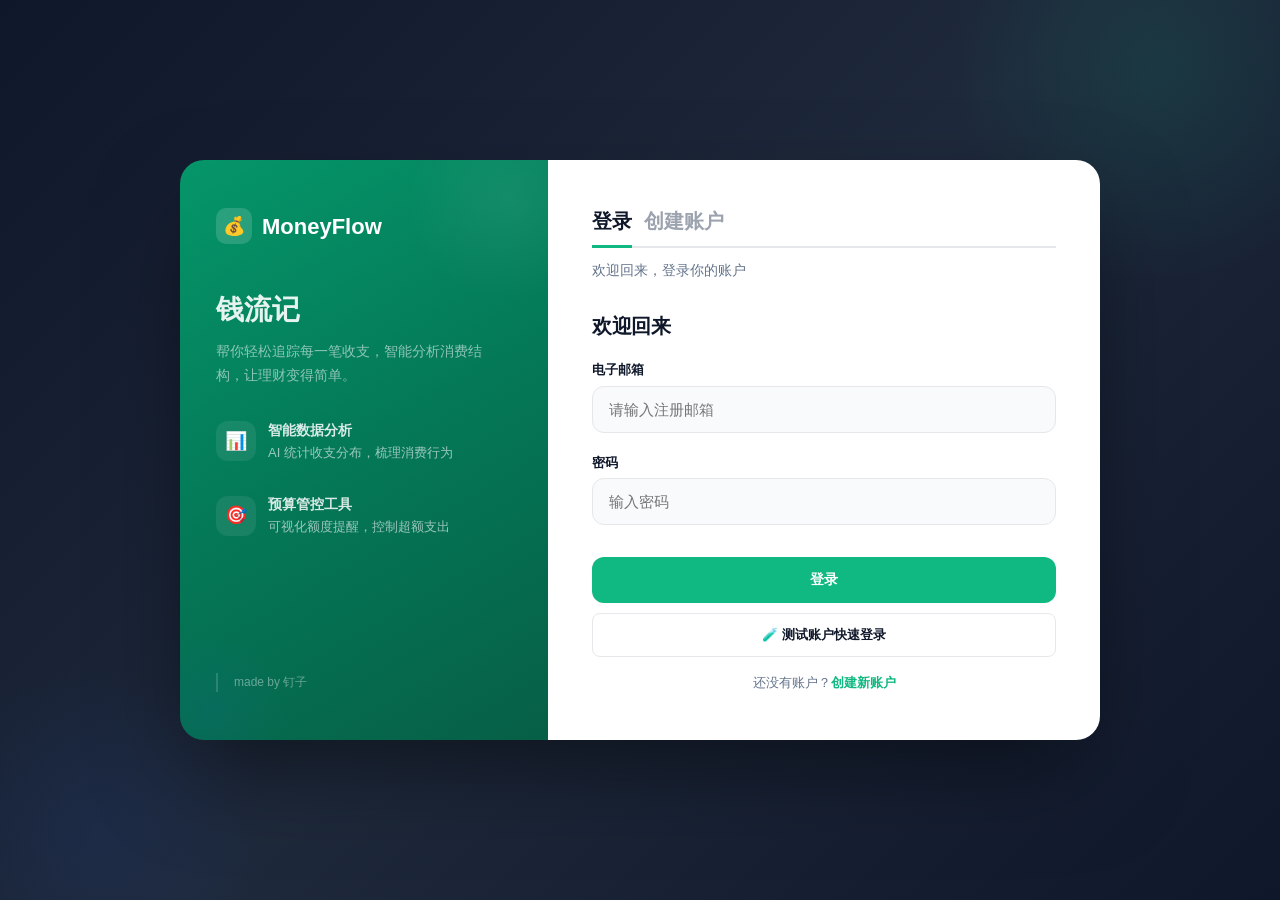
<file: index.html>
<!DOCTYPE html>
<html lang="zh-CN">
<head>
  <meta charset="UTF-8">
  <meta name="viewport" content="width=device-width, initial-scale=1.0">
  <title>注册 · MoneyFlow</title>
  <link rel="stylesheet" href="css/style.css">
  <style>
    .register-body {
      min-height: 100vh;
      display: flex;
      align-items: center;
      justify-content: center;
      background: linear-gradient(135deg, #0F172A 0%, #1E293B 50%, #0F172A 100%);
      padding: 24px;
      position: relative;
      overflow: hidden;
    }

    .register-body::before {
      content: '';
      position: absolute;
      top: -20%;
      right: -10%;
      width: 500px;
      height: 500px;
      background: radial-gradient(circle, rgba(16, 185, 129, 0.12), transparent 60%);
      pointer-events: none;
    }

    .register-body::after {
      content: '';
      position: absolute;
      bottom: -15%;
      left: -8%;
      width: 400px;
      height: 400px;
      background: radial-gradient(circle, rgba(37, 99, 235, 0.08), transparent 60%);
      pointer-events: none;
    }

    .register-container {
      display: flex;
      width: 100%;
      max-width: 920px;
      min-height: 580px;
      border-radius: 24px;
      overflow: hidden;
      box-shadow: 0 40px 100px -20px rgba(0, 0, 0, 0.5);
      position: relative;
      z-index: 1;
      animation: reg-enter 0.6s cubic-bezier(0.22, 0.9, 0.3, 1);
    }

    @keyframes reg-enter {
      from { opacity: 0; transform: translateY(24px) scale(0.98); }
      to { opacity: 1; transform: translateY(0) scale(1); }
    }

    .register-brand {
      width: 40%;
      background: linear-gradient(150deg, #059669 0%, #047857 50%, #065F46 100%);
      padding: 48px 36px;
      display: flex;
      flex-direction: column;
      justify-content: space-between;
      position: relative;
      overflow: hidden;
    }

    .register-brand::before {
      content: '';
      position: absolute;
      top: -80px;
      right: -80px;
      width: 240px;
      height: 240px;
      border-radius: 50%;
      background: radial-gradient(circle, rgba(255,255,255,0.06), transparent 60%);
    }

    .register-brand::after {
      content: '';
      position: absolute;
      bottom: -60px;
      left: -60px;
      width: 180px;
      height: 180px;
      border-radius: 50%;
      background: radial-gradient(circle, rgba(37, 99, 235, 0.08), transparent 60%);
    }

    .register-brand__top { position: relative; z-index: 1; }

    .register-brand__logo {
      display: flex;
      align-items: center;
      gap: 10px;
      font-family: var(--font-sans);
      font-weight: 800;
      font-size: 22px;
      color: #fff;
      margin-bottom: 48px;
    }

    .register-brand__logo-icon {
      width: 36px;
      height: 36px;
      background: rgba(255,255,255,0.15);
      border-radius: 10px;
      display: flex;
      align-items: center;
      justify-content: center;
      font-size: 18px;
    }

    .register-brand__tagline {
      color: rgba(255,255,255,0.9);
      font-family: var(--font-sans);
      font-size: 28px;
      font-weight: 800;
      line-height: 1.3;
      margin-bottom: 12px;
    }

    .register-brand__desc {
      color: rgba(255,255,255,0.55);
      font-size: 14px;
      line-height: 1.7;
      max-width: 280px;
    }

    .register-brand__feature {
      display: flex;
      align-items: center;
      gap: 12px;
      margin-top: 32px;
      position: relative;
      z-index: 1;
    }

    .register-brand__feature-icon {
      width: 40px;
      height: 40px;
      border-radius: 12px;
      background: rgba(255,255,255,0.08);
      display: flex;
      align-items: center;
      justify-content: center;
      font-size: 18px;
      flex-shrink: 0;
    }

    .register-brand__feature-text {
      color: rgba(255,255,255,0.6);
      font-size: 13px;
      line-height: 1.5;
    }

    .register-brand__feature-text strong {
      color: rgba(255,255,255,0.85);
      display: block;
      font-size: 14px;
      margin-bottom: 2px;
    }

    .register-brand__bottom { position: relative; z-index: 1; }

    .register-brand__testimonial {
      color: rgba(255,255,255,0.4);
      font-size: 12px;
      line-height: 1.6;
      border-left: 2px solid rgba(255,255,255,0.15);
      padding-left: 16px;
    }

    .register-form-area {
      width: 60%;
      background: #fff;
      padding: 48px 44px;
      display: flex;
      flex-direction: column;
    }

    .register-form-area__header { margin-bottom: 32px; }

    .register-form-area__title {
      font-size: 22px;
      font-weight: 800;
      color: var(--text-primary);
      margin-bottom: 6px;
    }

    .register-form-area__sub {
      font-size: 14px;
      color: var(--text-secondary);
    }

    .reg-steps {
      display: flex;
      align-items: center;
      gap: 8px;
      margin-bottom: 32px;
    }

    .reg-steps__item {
      display: flex;
      align-items: center;
      gap: 6px;
      font-size: 12px;
      font-weight: 600;
      color: var(--text-secondary);
      transition: color var(--transition-base);
    }

    .reg-steps__dot {
      width: 24px;
      height: 24px;
      border-radius: 50%;
      border: 2px solid var(--border-color);
      display: flex;
      align-items: center;
      justify-content: center;
      font-size: 11px;
      font-weight: 700;
      color: var(--text-secondary);
      transition: all var(--transition-base);
      flex-shrink: 0;
    }

    .reg-steps__line {
      width: 24px;
      height: 2px;
      background: var(--border-color);
      border-radius: 1px;
      flex-shrink: 0;
      transition: background var(--transition-base);
    }

    .reg-steps__item.is-active .reg-steps__dot {
      border-color: var(--color-primary);
      background: var(--color-primary);
      color: #fff;
      box-shadow: 0 2px 8px rgba(47, 111, 78, 0.3);
    }

    .reg-steps__item.is-active { color: var(--text-primary); }

    .reg-steps__item.is-done .reg-steps__dot {
      border-color: var(--color-success);
      background: var(--color-success);
      color: #fff;
    }

    .reg-steps__item.is-done { color: var(--color-success); }

    .reg-steps__item.is-done + .reg-steps__line,
    .reg-steps__item.is-active + .reg-steps__line {
      background: var(--color-primary);
    }

    .step-panel {
      animation: step-slide 0.35s cubic-bezier(0.22, 0.9, 0.3, 1);
    }

    @keyframes step-slide {
      from { opacity: 0; transform: translateX(16px); }
      to { opacity: 1; transform: translateX(0); }
    }

    .step-panel h2 {
      font-size: 18px;
      margin-bottom: 20px;
    }

    .reg-field { margin-bottom: 20px; }

    .reg-field label {
      display: block;
      font-size: 13px;
      font-weight: 600;
      margin-bottom: 6px;
      color: var(--text-primary);
    }

    .reg-field input,
    .reg-field select {
      width: 100%;
      padding: 14px 16px;
      border: 1.5px solid var(--border-color);
      border-radius: 12px;
      background: var(--color-background);
      color: var(--text-primary);
      font-size: 15px;
      transition: all var(--transition-fast);
      box-sizing: border-box;
    }

    .reg-field input:focus,
    .reg-field select:focus {
      border-color: var(--color-primary);
      background: #fff;
      outline: none;
      box-shadow: 0 0 0 4px rgba(47, 111, 78, 0.1);
    }

    .reg-field input.is-invalid {
      border-color: var(--color-danger);
      box-shadow: 0 0 0 4px rgba(229, 83, 61, 0.1);
    }

    .reg-field__error {
      display: none;
      margin-top: 6px;
      font-size: 12px;
      color: var(--color-danger);
    }

    .reg-field.has-error .reg-field__error { display: block; }

    .reg-btn-group {
      display: flex;
      gap: 12px;
      margin-top: 28px;
    }

    .reg-btn-group .btn {
      flex: 1;
      padding: 14px 24px;
      border-radius: 12px;
      font-size: 14px;
    }

    .account-grid {
      display: grid;
      grid-template-columns: 1fr 1fr;
      gap: 10px;
    }

    .account-card {
      display: flex;
      align-items: center;
      gap: 12px;
      padding: 16px;
      border: 1.5px solid var(--border-color);
      border-radius: 14px;
      cursor: pointer;
      transition: all var(--transition-base);
      position: relative;
    }

    .account-card:hover {
      border-color: var(--color-primary);
      background: var(--color-primary-light);
    }

    .account-card input {
      position: absolute;
      opacity: 0;
      pointer-events: none;
    }

    .account-card__check {
      width: 20px;
      height: 20px;
      border-radius: 50%;
      border: 2px solid var(--border-color);
      display: flex;
      align-items: center;
      justify-content: center;
      font-size: 11px;
      color: transparent;
      transition: all var(--transition-fast);
      flex-shrink: 0;
    }

    .account-card input:checked ~ .account-card__check {
      background: var(--color-primary);
      border-color: var(--color-primary);
      color: #fff;
    }

    .account-card:has(input:checked) {
      border-color: var(--color-primary);
      background: var(--color-primary-light);
    }

    .account-card__icon { font-size: 20px; }
    .account-card__name { font-weight: 600; font-size: 14px; }

    .reg-radio-group { display: flex; gap: 10px; }

    .reg-radio-option { flex: 1; position: relative; }

    .reg-radio-option input { position: absolute; opacity: 0; }

    .reg-radio-option label {
      display: flex;
      flex-direction: column;
      align-items: center;
      gap: 4px;
      padding: 14px 8px;
      border: 1.5px solid var(--border-color);
      border-radius: 12px;
      text-align: center;
      font-size: 14px;
      font-weight: 600;
      color: var(--text-secondary);
      cursor: pointer;
      transition: all var(--transition-fast);
    }

    .reg-radio-option label small {
      font-weight: 400;
      font-size: 11px;
      color: var(--text-secondary);
    }

    .reg-radio-option input:checked + label {
      border-color: var(--color-primary);
      background: var(--color-primary-light);
      color: var(--color-primary);
      box-shadow: 0 2px 8px rgba(47, 111, 78, 0.12);
    }

    .register-body + .toast-container { z-index: 9999; }

    .auth-tabs {
      display: flex;
      gap: 12px;
      margin-bottom: 12px;
      border-bottom: 2px solid var(--border-color);
      padding-bottom: 0;
    }

    .auth-tab {
      background: none;
      border: none;
      font-size: 20px;
      font-weight: 800;
      color: var(--text-muted);
      padding: 0 0 10px 0;
      cursor: pointer;
      transition: color 0.2s, border-color 0.2s;
      border-bottom: 3px solid transparent;
      margin-bottom: -2px;
    }

    .auth-tab.is-active {
      color: var(--text-primary);
      border-bottom-color: var(--color-primary);
    }

    .auth-form {
      animation: auth-fade-in 0.3s cubic-bezier(0.22, 0.9, 0.3, 1);
    }

    @keyframes auth-fade-in {
      from { opacity: 0; transform: translateY(8px); }
      to { opacity: 1; transform: translateY(0); }
    }

    @media (max-width: 768px) {
      .register-container { flex-direction: column; max-width: 460px; }
      .register-brand { width: 100%; padding: 32px 28px; min-height: auto; }
      .register-brand__tagline { font-size: 22px; }
      .register-form-area { width: 100%; padding: 32px 24px; }
      .account-grid { grid-template-columns: 1fr; }
      .reg-radio-group { flex-direction: column; }
      .register-brand__feature { margin-top: 20px; }
      .register-brand__logo { margin-bottom: 28px; }
    }

    @media (max-width: 480px) {
      .register-body { padding: 12px; }
      .register-form-area { padding: 24px 18px; }
      .reg-steps { gap: 4px; }
      .reg-steps__line { width: 16px; }
      .reg-btn-group { flex-direction: column; }
    }
  </style>
</head>
<body data-page="register">

  <div class="register-body">

    <div class="register-container">

      <div class="register-brand">
        <div class="register-brand__top">
          <div class="register-brand__logo">
            <span class="register-brand__logo-icon">💰</span>
            MoneyFlow
          </div>
          <div class="register-brand__tagline">钱流记</div>
          <p class="register-brand__desc">帮你轻松追踪每一笔收支，智能分析消费结构，让理财变得简单。</p>
          <div class="register-brand__feature">
            <span class="register-brand__feature-icon">📊</span>
            <span class="register-brand__feature-text">
              <strong>智能数据分析</strong>
              AI 统计收支分布，梳理消费行为
            </span>
          </div>
          <div class="register-brand__feature">
            <span class="register-brand__feature-icon">🎯</span>
            <span class="register-brand__feature-text">
              <strong>预算管控工具</strong>
              可视化额度提醒，控制超额支出
            </span>
          </div>
        </div>
        <div class="register-brand__bottom">
          <div class="register-brand__testimonial">made by 钉子</div>
        </div>
      </div>

      <div class="register-form-area">

        <div class="register-form-area__header">
          <div class="auth-tabs">
            <button class="auth-tab is-active" id="tabLogin">登录</button>
            <button class="auth-tab" id="tabRegister">创建账户</button>
          </div>
          <p class="register-form-area__sub" id="authSubtitle">欢迎回来，登录你的账户</p>
        </div>

        <div class="reg-steps" id="stepsIndicator">
          <div class="reg-steps__item is-active" data-step="1">
            <span class="reg-steps__dot">1</span> 资料
          </div>
          <div class="reg-steps__line"></div>
          <div class="reg-steps__item" data-step="2">
            <span class="reg-steps__dot">2</span> 账户
          </div>
          <div class="reg-steps__line"></div>
          <div class="reg-steps__item" data-step="3">
            <span class="reg-steps__dot">3</span> 预算
          </div>
          <div class="reg-steps__line"></div>
          <div class="reg-steps__item" data-step="4">
            <span class="reg-steps__dot">4</span> 安全
          </div>
        </div>

        <form id="registerForm" class="auth-form" novalidate style="flex:1;flex-direction:column;">

          <div class="step-panel" data-step="1">
            <h2>关于你</h2>
            <div class="reg-field">
              <label for="regNickname">昵称</label>
              <input id="regNickname" type="text" placeholder="你希望我们怎么称呼你？" required autofocus>
            </div>
            <div class="reg-field">
              <label for="regEmail">电子邮箱</label>
              <input id="regEmail" type="email" placeholder="test@example.com" required>
              <div class="reg-field__error">请输入有效的邮箱地址</div>
            </div>
            <div class="reg-btn-group" style="margin-top:auto;">
              <button type="button" class="btn btn--primary step-next" style="flex:1;">下一步 →</button>
            </div>
          </div>

          <div class="step-panel" data-step="2" style="display:none;">
            <h2>选择你的账户</h2>
            <p class="register-form-area__sub" style="margin-bottom:16px;">选择你常用的支付账户</p>
            <div id="accountCheckboxes" class="account-grid"><!-- JS --></div>
            <div class="reg-btn-group" style="margin-top:auto;">
              <button type="button" class="btn btn--ghost step-prev">← 上一步</button>
              <button type="button" class="btn btn--primary step-next">下一步 →</button>
            </div>
          </div>

          <div class="step-panel" data-step="3" style="display:none;">
            <h2>设定预算</h2>
            <p class="register-form-area__sub" style="margin-bottom:16px;">随时可以在设置中调整</p>
            <div class="reg-field">
              <label for="regBudget">每月预算上限</label>
              <input id="regBudget" type="number" min="500" step="100" value="3000" placeholder="3000">
            </div>
            <div class="reg-field">
              <label>预警阈值</label>
              <div class="reg-radio-group">
                <div class="reg-radio-option">
                  <input type="radio" name="regThreshold" id="th60" value="0.6">
                  <label for="th60">60%<small>保守型</small></label>
                </div>
                <div class="reg-radio-option">
                  <input type="radio" name="regThreshold" id="th80" value="0.8" checked>
                  <label for="th80">80%<small>推荐</small></label>
                </div>
                <div class="reg-radio-option">
                  <input type="radio" name="regThreshold" id="th90" value="0.9">
                  <label for="th90">90%<small>宽松型</small></label>
                </div>
              </div>
            </div>
            <div class="reg-btn-group" style="margin-top:auto;">
              <button type="button" class="btn btn--ghost step-prev">← 上一步</button>
              <button type="button" class="btn btn--primary step-next">下一步 →</button>
            </div>
          </div>

          <div class="step-panel" data-step="4" style="display:none;">
            <h2>设置密码</h2>
            <p class="register-form-area__sub" style="margin-bottom:16px;">至少 8 位，包含字母和数字</p>
            <div class="reg-field">
              <label for="regPassword">密码</label>
              <input id="regPassword" type="password" placeholder="输入你的密码" required minlength="8">
              <div class="pwd-meter" id="pwdMeter" style="margin-top:10px;">
                <div class="pwd-meter__bar"></div>
                <div class="pwd-meter__bar"></div>
                <div class="pwd-meter__bar"></div>
                <div class="pwd-meter__bar"></div>
              </div>
              <div class="pwd-meter__label" id="pwdLabel" style="margin-top:6px;">请输入密码</div>
            </div>
            <div class="agreement" style="margin:16px 0 0;">
              <input type="checkbox" id="regAgree" required>
              <label for="regAgree">我已阅读并同意 <a href="#">服务条款</a> 和 <a href="#">隐私政策</a></label>
            </div>
            <div class="reg-btn-group" style="margin-top:auto;">
              <button type="button" class="btn btn--ghost step-prev">← 上一步</button>
              <button type="submit" class="btn btn--primary" id="regSubmit" disabled>开始记账</button>
            </div>
          </div>

        </form>

        <form id="loginForm" class="auth-form" style="flex:1;flex-direction:column;">
          <h2 style="margin-bottom:20px;">欢迎回来</h2>
          <div class="reg-field">
            <label for="loginEmail">电子邮箱</label>
            <input id="loginEmail" type="email" placeholder="请输入注册邮箱" required>
          </div>
          <div class="reg-field">
            <label for="loginPassword">密码</label>
            <input id="loginPassword" type="password" placeholder="输入密码" required>
          </div>
          <div class="reg-btn-group" style="margin-top:auto;">
            <button type="submit" class="btn btn--primary" style="flex:1;">登录</button>
          </div>
          <button type="button" class="btn btn--ghost" id="testAccountBtn" style="width:100%;margin-top:10px;font-size:13px;">
            🧪 测试账户快速登录
          </button>
          <p style="text-align:center;margin-top:16px;font-size:13px;color:var(--text-secondary);">
            还没有账户？<a href="#" id="switchToRegister" style="color:var(--status-income);font-weight:600;">创建新账户</a>
          </p>
        </form>

      </div>
    </div>
  </div>

  <script src="js/common.js"></script>
  <script>
  (function () {
    "use strict";

    if (MF.isLoggedIn()) {
      window.location.href = "dashboard.html";
      return;
    }

    let currentMode = "login";

    const tabRegister = document.getElementById("tabRegister");
    const tabLogin = document.getElementById("tabLogin");
    const registerForm = document.getElementById("registerForm");
    const loginForm = document.getElementById("loginForm");
    const stepsIndicator = document.getElementById("stepsIndicator");
    const authSubtitle = document.getElementById("authSubtitle");
    const switchToRegister = document.getElementById("switchToRegister");

    function setMode(mode) {
      currentMode = mode;
      tabLogin.classList.toggle("is-active", mode === "login");
      tabRegister.classList.toggle("is-active", mode === "register");

      if (mode === "register") {
        loginForm.style.display = "none";
        registerForm.style.display = "flex";
        stepsIndicator.style.display = "flex";
        authSubtitle.textContent = "只需几步，开启你的理财之旅";
        goToStep(1);
        document.getElementById("loginEmail").value = "";
        document.getElementById("loginPassword").value = "";
      } else {
        registerForm.style.display = "none";
        stepsIndicator.style.display = "none";
        loginForm.style.display = "flex";
        authSubtitle.textContent = "欢迎回来，登录你的账户";
        document.getElementById("regNickname").value = "";
        document.getElementById("regEmail").value = "";
        document.getElementById("regPassword").value = "";
        document.getElementById("regAgree").checked = false;
        document.getElementById("regSubmit").disabled = true;
        document.getElementById("pwdLabel").textContent = "请输入密码";
        document.getElementById("pwdMeter").className = "pwd-meter";
      }
    }

    tabRegister.addEventListener("click", () => setMode("register"));
    tabLogin.addEventListener("click", () => setMode("login"));
    switchToRegister.addEventListener("click", (e) => {
      e.preventDefault();
      setMode("register");
    });

    let currentStep = 1;
    const panels = document.querySelectorAll(".step-panel");
    const steps = document.querySelectorAll(".reg-steps__item");
    const nextBtns = document.querySelectorAll(".step-next");
    const prevBtns = document.querySelectorAll(".step-prev");

    function goToStep(step) {
      currentStep = step;
      panels.forEach((p) => {
        const num = parseInt(p.dataset.step);
        if (num === step) {
          p.style.display = "flex";
          p.style.flexDirection = "column";
          p.style.flex = "1";
          p.style.animation = "none";
          p.offsetHeight;
          p.style.animation = "step-slide 0.35s cubic-bezier(0.22, 0.9, 0.3, 1)";
        } else {
          p.style.display = "none";
        }
      });
      steps.forEach((s) => {
        const num = parseInt(s.dataset.step);
        s.classList.remove("is-active", "is-done");
        if (num === step) s.classList.add("is-active");
        else if (num < step) s.classList.add("is-done");
      });
    }

    function validateStep(step) {
      if (step === 1) {
        const nickname = document.getElementById("regNickname").value.trim();
        const email = document.getElementById("regEmail").value.trim();
        const emailValid = /^[^\s@]+@[^\s@]+\.[^\s@]+$/.test(email);
        const field = document.getElementById("regEmail").closest(".reg-field");
        if (!nickname) { MF.showToast("请输入昵称", "error"); return false; }
        if (!email || !emailValid) {
          field.classList.add("has-error");
          MF.showToast("请输入有效的邮箱地址", "error");
          return false;
        }
        field.classList.remove("has-error");
        return true;
      }
      if (step === 2) {
        const checked = document.querySelectorAll("#accountCheckboxes input:checked");
        if (checked.length === 0) { MF.showToast("请至少选择一个账户", "error"); return false; }
        return true;
      }
      if (step === 3) {
        const budget = parseFloat(document.getElementById("regBudget").value);
        if (!budget || budget < 500) { MF.showToast("预算至少为 ¥500", "error"); return false; }
        return true;
      }
      if (step === 4) {
        const pwd = document.getElementById("regPassword").value;
        if (pwd.length < 8) { MF.showToast("密码至少 8 位", "error"); return false; }
        return true;
      }
      return true;
    }

    nextBtns.forEach((btn) => {
      btn.addEventListener("click", () => {
        if (currentMode !== "register") return;
        if (validateStep(currentStep) && currentStep < 4) goToStep(currentStep + 1);
      });
    });

    prevBtns.forEach((btn) => {
      btn.addEventListener("click", () => {
        if (currentMode !== "register") return;
        if (currentStep > 1) goToStep(currentStep - 1);
      });
    });

    document.getElementById("regEmail").addEventListener("blur", function () {
      const valid = /^[^\s@]+@[^\s@]+\.[^\s@]+$/.test(this.value.trim());
      const field = this.closest(".reg-field");
      if (!valid && this.value.trim()) field.classList.add("has-error");
      else field.classList.remove("has-error");
    });

    function renderAccounts() {
      const container = document.getElementById("accountCheckboxes");
      container.innerHTML = MF.DEFAULT_ACCOUNTS
        .map((acc) => `
          <label class="account-card">
            <input type="checkbox" value="${acc.id}" checked>
            <span class="account-card__check">✓</span>
            <span class="account-card__icon">${acc.icon}</span>
            <span class="account-card__name">${acc.name}</span>
          </label>
        `).join("");
    }
    renderAccounts();

    const pwdInput = document.getElementById("regPassword");
    const pwdMeter = document.getElementById("pwdMeter");
    const pwdLabel = document.getElementById("pwdLabel");

    pwdInput.addEventListener("input", () => {
      const pwd = pwdInput.value;
      let score = 0;
      if (pwd.length >= 8) score++;
      if (/[a-z]/.test(pwd) && /[A-Z]/.test(pwd)) score++;
      if (/\d/.test(pwd)) score++;
      if (/[^A-Za-z0-9]/.test(pwd)) score++;
      pwdMeter.className = "pwd-meter";
      const labels = ["", "弱", "中等", "强", "非常强"];
      const classes = ["", "is-weak", "is-medium", "is-strong", "is-strong"];
      if (pwd.length === 0) pwdLabel.textContent = "请输入密码";
      else {
        pwdMeter.classList.add(classes[score] || "");
        pwdLabel.textContent = labels[score] ? `密码强度：${labels[score]}` : "";
      }
    });

    const agreeCheck = document.getElementById("regAgree");
    const submitBtn = document.getElementById("regSubmit");
    agreeCheck.addEventListener("change", () => { submitBtn.disabled = !agreeCheck.checked; });

    registerForm.addEventListener("submit", (e) => {
      e.preventDefault();
      if (currentMode !== "register") return;
      if (!validateStep(currentStep)) return;

      const nickname = document.getElementById("regNickname").value.trim();
      const email = document.getElementById("regEmail").value.trim();
      const password = document.getElementById("regPassword").value;
      const checkedAccounts = document.querySelectorAll("#accountCheckboxes input:checked");
      const accounts = MF.DEFAULT_ACCOUNTS.filter((acc) =>
        Array.from(checkedAccounts).some((c) => c.value === acc.id)
      );
      const budget = parseFloat(document.getElementById("regBudget").value);
      const thresholdEl = document.querySelector('input[name="regThreshold"]:checked');

      const ok = MF.registerUser(email, password, nickname);
      if (!ok) {
        MF.showToast("该邮箱已被注册", "error");
        return;
      }

      MF.saveAccounts(accounts);
      MF.saveUser({
        ...MF.getUser(),
        budgetLimit: budget,
        warningThreshold: thresholdEl ? parseFloat(thresholdEl.value) : 0.8,
      });

      window.location.href = "dashboard.html";
    });

    loginForm.addEventListener("submit", (e) => {
      e.preventDefault();
      const email = document.getElementById("loginEmail").value.trim();
      const password = document.getElementById("loginPassword").value;

      if (!email || !password) {
        MF.showToast("请输入邮箱和密码", "error");
        return;
      }

      const ok = MF.loginUser(email, password);
      if (!ok) {
        MF.showToast("邮箱或密码错误", "error");
        return;
      }

      window.location.href = "dashboard.html";
    });

    document.getElementById("testAccountBtn").addEventListener("click", function () {
      var email = "123@qq.com";
      var password = "123456789";
      if (!MF.loginUser(email, password)) {
        MF.registerUser(email, password, "测试用户");
      }
      MF.loginUser(email, password);
      window.location.href = "dashboard.html";
    });

    registerForm.style.display = "none";
    stepsIndicator.style.display = "none";
    loginForm.style.display = "flex";
    setMode("login");
  })();
  </script>
</body>
</html>
</file>
<file: css/style.css>
/* — 设计令牌 — */
:root {
  --color-primary: #1E293B;
  --color-primary-hover: #334155;
  --color-primary-light: #F1F5F9;

  --color-surface: #FFFFFF;
  --color-background: #F8FAFC;

  --text-primary: #0F172A;
  --text-secondary: #64748B;
  --text-muted: #9CA3AF;
  --text-invert: #F8FAFC;

  --status-expense: #0F172A;
  --status-income: #10B981;
  --color-danger: #EF4444;
  --color-warning: #F59E0B;
  --color-success: #10B981;
  --color-accent: #2563EB;

  --bg-sidebar: #0F172A;
  --bg-sidebar-hover: rgba(255, 255, 255, 0.06);
  --border-color: #E5E7EB;

  --font-sans: -apple-system, BlinkMacSystemFont, "Segoe UI", Roboto, "Helvetica Neue", Arial, "PingFang SC", "Microsoft YaHei", sans-serif;
  --font-mono: ui-monospace, "SF Mono", "IBM Plex Mono", "Consolas", monospace;

  --space-1: 4px;
  --space-2: 8px;
  --space-3: 12px;
  --space-4: 16px;
  --space-5: 24px;
  --space-6: 32px;
  --space-7: 48px;
  --space-8: 64px;

  --radius-sm: 8px;
  --radius-md: 16px;
  --radius-lg: 24px;
  --radius-pill: 999px;

  --shadow-1: 0 2px 4px rgba(0, 0, 0, 0.02);
  --shadow-2: 0 4px 12px rgba(0, 0, 0, 0.04);
  --shadow-3: 0 12px 32px rgba(0, 0, 0, 0.08);
  --shadow-modal: 0 24px 48px rgba(0, 0, 0, 0.12);

  --ease-spring: cubic-bezier(0.34, 1.56, 0.64, 1);
  --ease-standard: cubic-bezier(0.4, 0.0, 0.2, 1);
  --duration-fast: 0.2s;
  --duration-base: 0.3s;

  --glass-bg: rgba(255, 255, 255, 0.75);
  --glass-blur: blur(12px);

  --transition-fast: var(--duration-fast) var(--ease-standard);
  --transition-base: var(--duration-base) var(--ease-standard);
  --shadow-sm: var(--shadow-1);
  --shadow-md: var(--shadow-2);
  --shadow-card: var(--shadow-2);
  --shadow-card-hover: var(--shadow-3);
  --shadow-float: var(--shadow-modal);
  --shadow-btn: var(--shadow-1);
}

/* 深林绿（默认） */
body.theme-default {
  --color-primary: #10B981;
  --color-primary-hover: #059669;
  --color-primary-light: #ECFDF5;
  --color-background: #F8FAFC;
  --color-surface: #FFFFFF;
  --text-primary: #0F172A;
  --text-secondary: #64748B;
  --border-color: #E5E7EB;
  --bg-sidebar: #0F172A;
  --status-income: #10B981;
  --color-success: #10B981;
}

/* 琥珀朝霞 */
body.theme-amber {
  --color-primary: #D97706;
  --color-primary-hover: #B45309;
  --color-primary-light: #FFFBEB;
  --color-background: #FFFDF7;
  --color-surface: #FDF9EC;
  --text-primary: #451A03;
  --text-secondary: #92400E;
  --border-color: #FDE68A;
  --bg-sidebar: #451A03;
  --status-income: #D97706;
  --color-success: #D97706;
}

/* 海洋蓝 */
body.theme-ocean {
  --color-primary: #0EA5E9;
  --color-primary-hover: #0284C7;
  --color-primary-light: #F0F9FF;
  --color-background: #F4F9FD;
  --color-surface: #FFFFFF;
  --text-primary: #0C4A6E;
  --text-secondary: #64748B;
  --border-color: #BAE6FD;
  --bg-sidebar: #0C4A6E;
  --status-income: #0EA5E9;
  --color-success: #0EA5E9;
}

/* 玫瑰粉 */
body.theme-rose {
  --color-primary: #E11D48;
  --color-primary-hover: #BE123C;
  --color-primary-light: #FFF1F2;
  --color-background: #FFFBFB;
  --color-surface: #FFFFFF;
  --text-primary: #4C0519;
  --text-secondary: #9F1239;
  --border-color: #FECDD3;
  --bg-sidebar: #4C0519;
  --status-income: #E11D48;
  --color-success: #E11D48;
}

/* 紫罗兰 */
body.theme-violet {
  --color-primary: #8B5CF6;
  --color-primary-hover: #7C3AED;
  --color-primary-light: #F5F3FF;
  --color-background: #FAF9FE;
  --color-surface: #FFFFFF;
  --text-primary: #2E1065;
  --text-secondary: #6D28D9;
  --border-color: #DDD6FE;
  --bg-sidebar: #2E1065;
  --status-income: #8B5CF6;
  --color-success: #8B5CF6;
}

/* — 全局重置 — */
*, *::before, *::after { box-sizing: border-box; }

html { -webkit-text-size-adjust: 100%; }

body {
  margin: 0;
  min-height: 100vh;
  font-family: var(--font-sans);
  background: var(--color-background);
  color: var(--text-primary);
  font-size: 15px;
  line-height: 1.5;
  -webkit-font-smoothing: antialiased;
  -moz-osx-font-smoothing: grayscale;
}

img, svg { display: block; max-width: 100%; }
a { color: inherit; text-decoration: none; }
ul, ol { margin: 0; padding: 0; list-style: none; }
button { font-family: inherit; cursor: pointer; }
input, select, textarea { font-family: inherit; font-size: inherit; }

:focus-visible {
  outline: 2px solid var(--color-primary);
  outline-offset: 2px;
}

::selection {
  background-color: rgba(16, 185, 129, 0.2);
  color: var(--text-primary);
}

@media (prefers-reduced-motion: reduce) {
  *, *::before, *::after {
    animation-duration: 0.01ms !important;
    animation-iteration-count: 1 !important;
    transition-duration: 0.01ms !important;
  }
}

/* — 排版 — */
h1, h2, h3, h4 {
  font-weight: 700;
  margin: 0;
  color: var(--text-primary);
  letter-spacing: -0.02em;
}

h1 { font-size: 28px; line-height: 1.3; }
h2 { font-size: 20px; line-height: 1.35; }
h3 { font-size: 16px; font-weight: 600; }

p { margin: 0; color: var(--text-secondary); }

.text-sub {
  color: var(--text-secondary);
  font-size: 13px;
}

.amount, .amount-lg {
  font-family: var(--font-mono);
  font-weight: 600;
  font-variant-numeric: tabular-nums;
  letter-spacing: -0.02em;
}

.amount-lg {
  font-size: 36px;
  font-weight: 700;
}

.amount--expense { color: var(--status-expense); }
.amount--income  { color: var(--status-income); }

/* — 页面骨架 — */
.app-shell {
  display: flex;
  height: 100vh;
  overflow: hidden;
  animation: fade-in-up 0.55s cubic-bezier(0.34, 1.56, 0.64, 1);
}

/* — 侧边栏 — */
.sidebar {
  width: 260px;
  background: var(--bg-sidebar);
  color: #fff;
  display: flex;
  flex-direction: column;
  padding: 28px 16px 20px;
  flex-shrink: 0;
}

.sidebar__brand {
  display: flex;
  align-items: center;
  gap: 10px;
  font-weight: 800;
  font-size: 19px;
  padding: 0 12px;
  margin-bottom: 40px;
}

.sidebar__brand-mark {
  width: 30px;
  height: 30px;
  border-radius: var(--radius-sm);
  background: linear-gradient(135deg, var(--status-income), #059669);
  display: flex;
  align-items: center;
  justify-content: center;
  font-size: 15px;
  flex-shrink: 0;
}

.sidebar__nav {
  display: flex;
  flex-direction: column;
  gap: 4px;
  flex: 1;
}

.sidebar__link {
  display: flex;
  align-items: center;
  gap: 12px;
  padding: 12px 16px;
  border-radius: var(--radius-sm);
  font-size: 14px;
  font-weight: 500;
  color: #94A3B8;
  transition: all var(--transition-fast);
  position: relative;
}

.sidebar__link:hover {
  background: var(--bg-sidebar-hover);
  color: #fff;
}

.sidebar__link.is-active {
  background: rgba(255, 255, 255, 0.08);
  color: #fff;
  font-weight: 600;
}

.sidebar__link.is-active::before {
  content: '';
  position: absolute;
  left: 0;
  top: 50%;
  transform: translateY(-50%);
  width: 3px;
  height: 20px;
  background: var(--status-income);
  border-radius: 0 3px 3px 0;
}

.sidebar__icon {
  width: 20px;
  text-align: center;
  font-size: 16px;
  flex-shrink: 0;
}

.sidebar__footer {
  border-top: 1px solid rgba(255, 255, 255, 0.06);
  padding-top: 20px;
  font-size: 13px;
}

.sidebar__user {
  display: flex;
  align-items: center;
  gap: 10px;
  margin-bottom: 12px;
}

.sidebar__avatar {
  width: 32px;
  height: 32px;
  border-radius: 50%;
  background: var(--status-income);
  color: #fff;
  display: flex;
  align-items: center;
  justify-content: center;
  font-weight: 700;
  font-size: 13px;
  flex-shrink: 0;
}

.sidebar__user-name {
  font-weight: 600;
  color: rgba(255, 255, 255, 0.85);
}

.sidebar__logout {
  display: inline-flex;
  align-items: center;
  gap: 8px;
  color: #64748B;
  font-size: 13px;
  transition: color var(--transition-fast);
}

.sidebar__logout:hover {
  color: var(--color-danger);
}

/* — 用户下拉菜单 — */
.sidebar__user-wrap {
  position: relative;
  cursor: pointer;
}

.sidebar__user-dropdown {
  position: absolute;
  bottom: calc(100% + 12px);
  left: 0;
  right: 0;
  background: #fff;
  border-radius: 12px;
  box-shadow: 0 8px 32px rgba(0, 0, 0, 0.2);
  padding: 6px;
  opacity: 0;
  visibility: hidden;
  transform: translateY(8px);
  transition: all 0.2s cubic-bezier(0.22, 0.9, 0.3, 1);
  z-index: 100;
}

.sidebar__user-dropdown::after {
  content: '';
  position: absolute;
  bottom: -6px;
  left: 24px;
  width: 12px;
  height: 12px;
  background: #fff;
  transform: rotate(45deg);
  border-radius: 2px;
}

.sidebar__user-wrap.is-open .sidebar__user-dropdown {
  opacity: 1;
  visibility: visible;
  transform: translateY(0);
}

.dropdown__item {
  display: flex;
  align-items: center;
  gap: 10px;
  width: 100%;
  padding: 11px 14px;
  border: none;
  background: none;
  border-radius: 8px;
  font-size: 13px;
  font-weight: 500;
  cursor: pointer;
  text-align: left;
  color: var(--text-secondary);
  transition: background 0.15s;
  font-family: inherit;
}

.dropdown__item:hover {
  background: #F1F5F9;
}

.sidebar-theme-divider {
  height: 1px;
  background: var(--border-color);
  margin: 8px 12px;
}

.dropdown__item--danger {
  color: #EF4444;
}

.dropdown__item--danger:hover {
  background: #FEF2F2;
}

/* — 模态弹窗 — */
.modal-overlay {
  position: fixed;
  inset: 0;
  background: rgba(0, 0, 0, 0.35);
  backdrop-filter: blur(10px);
  display: flex;
  align-items: center;
  justify-content: center;
  z-index: 1000;
  opacity: 0;
  visibility: hidden;
  transition: opacity var(--transition-base), visibility var(--transition-base);
  overflow-y: auto;
  -webkit-overflow-scrolling: touch;
  padding: 24px;
}

.modal-overlay.is-open {
  opacity: 1;
  visibility: visible;
}

.modal {
  width: 100%;
  max-width: 420px;
  margin: auto;
  background: rgba(255, 255, 255, 0.96);
  backdrop-filter: blur(20px);
  border: 1px solid rgba(255, 255, 255, 0.3);
  border-radius: var(--radius-lg);
  box-shadow: var(--shadow-float);
  padding: 32px;
  overflow: visible;
  transform: translateY(24px) scale(0.96);
  transition: transform 0.35s cubic-bezier(0.34, 1.56, 0.64, 1);
}

.modal-overlay.is-open .modal {
  transform: translateY(0) scale(1);
}

.modal__header {
  display: flex;
  justify-content: space-between;
  align-items: center;
  margin-bottom: 20px;
}

.modal__header h3 {
  font-size: 18px;
  margin: 0;
}

.modal__close {
  background: none;
  border: none;
  font-size: 20px;
  color: var(--text-muted);
  padding: 4px 8px;
  line-height: 1;
  border-radius: var(--radius-sm);
  cursor: pointer;
  transition: all var(--transition-fast);
}

.modal__close:hover {
  color: var(--text-primary);
  background: #F3F4F6;
}

.modal .field {
  margin-bottom: 20px;
}

.modal .field label {
  display: block;
  font-size: 13px;
  font-weight: 600;
  margin-bottom: 6px;
  color: var(--text-primary);
}

.modal .field input,
.modal .field select {
  width: 100%;
  padding: 14px 16px;
  border: 1.5px solid var(--border-color);
  border-radius: var(--radius-sm);
  background: #fff;
  color: var(--text-primary);
  font-size: 15px;
  transition: all var(--transition-fast);
  box-sizing: border-box;
}

.modal .field input:focus,
.modal .field select:focus {
  border-color: var(--color-primary);
  outline: none;
  box-shadow: 0 0 0 3px rgba(30, 41, 59, 0.08);
}

.modal .field select {
  appearance: none;
  -webkit-appearance: none;
  background-image: url("data:image/svg+xml,%3Csvg xmlns='http://www.w3.org/2000/svg' width='12' height='12' viewBox='0 0 24 24' fill='none' stroke='%2364748B' stroke-width='2.5' stroke-linecap='round' stroke-linejoin='round'%3E%3Cpolyline points='6 9 12 15 18 9'%3E%3C/polyline%3E%3C/svg%3E");
  background-repeat: no-repeat;
  background-position: right 14px center;
  background-size: 16px;
  padding-right: 40px;
  cursor: pointer;
}

.modal .btn--block {
  width: 100%;
  margin-top: 8px;
}

/* — 编辑账户阈值选择 — */
.ep-thresholds {
  display: flex;
  gap: 10px;
  margin-top: 4px;
}

.ep-threshold {
  flex: 1;
  display: flex;
  flex-direction: column;
  align-items: center;
  gap: 2px;
  padding: 14px 8px;
  border: 1.5px solid var(--border-color);
  border-radius: 12px;
  text-align: center;
  cursor: pointer;
  transition: all 0.2s cubic-bezier(0.22, 0.9, 0.3, 1);
}

.ep-threshold:hover {
  border-color: var(--color-primary);
  background: var(--color-primary-light);
}

.ep-threshold.is-active {
  border-color: var(--color-primary);
  background: var(--color-primary-light);
  box-shadow: 0 2px 8px rgba(30, 41, 59, 0.1);
}

.ep-threshold input { display: none; }

.ep-threshold__val {
  font-size: 16px;
  font-weight: 700;
  color: var(--text-primary);
}

.ep-threshold__label {
  font-size: 11px;
  color: var(--text-secondary);
  font-weight: 500;
}

.ep-threshold.is-active .ep-threshold__val {
  color: var(--color-primary);
}

/* — 编辑账户支付方式 — */
.ep-account-list {
  display: grid;
  grid-template-columns: 1fr 1fr;
  gap: 10px;
  margin-bottom: 12px;
}

.ep-account-card {
  display: flex;
  align-items: center;
  gap: 12px;
  padding: 16px;
  border: 1.5px solid var(--border-color);
  border-radius: 14px;
  cursor: pointer;
  transition: all var(--transition-base);
  position: relative;
}

.ep-account-card:hover {
  border-color: var(--color-primary);
  background: var(--color-primary-light);
}

.ep-account-card input {
  position: absolute;
  opacity: 0;
  pointer-events: none;
}

.ep-account-card__check {
  width: 20px;
  height: 20px;
  border-radius: 50%;
  border: 2px solid var(--border-color);
  display: flex;
  align-items: center;
  justify-content: center;
  font-size: 11px;
  color: transparent;
  transition: all var(--transition-fast);
  flex-shrink: 0;
}

.ep-account-card input:checked ~ .ep-account-card__check {
  background: var(--color-primary);
  border-color: var(--color-primary);
  color: #fff;
}

.ep-account-card:has(input:checked) {
  border-color: var(--color-primary);
  background: var(--color-primary-light);
}

.ep-account-card__icon { font-size: 20px; }
.ep-account-card__name { font-weight: 600; font-size: 14px; }

/* — 主内容区 — */
.main {
  flex: 1;
  padding: 40px 56px;
  overflow-y: auto;
  display: flex;
  flex-direction: column;
  gap: 24px;
}

/* — 顶栏 — */
.topbar {
  display: flex;
  justify-content: space-between;
  align-items: flex-end;
  flex-wrap: wrap;
  gap: 16px;
}

.topbar__greeting h1 {
  margin-bottom: 4px;
}

.topbar__date {
  font-size: 14px;
  color: var(--text-secondary);
}

.clock {
  font-family: var(--font-mono);
  font-size: 18px;
  font-weight: 600;
  background: var(--color-surface);
  border: 1px solid var(--border-color);
  border-radius: 20px;
  padding: 8px 18px;
  box-shadow: var(--shadow-1);
  font-variant-numeric: tabular-nums;
}

/* — 卡片系统 — */
.card {
  background: var(--color-surface);
  border: 1px solid #F3F4F6;
  border-radius: var(--radius-md);
  padding: 24px;
  box-shadow: var(--shadow-2);
  transition: transform var(--duration-fast) var(--ease-standard),
              box-shadow var(--duration-fast) var(--ease-standard);
}

.card--hover:hover {
  transform: translateY(-3px);
  box-shadow: var(--shadow-3);
}

.card__header {
  display: flex;
  justify-content: space-between;
  align-items: center;
  margin-bottom: 16px;
}

.card__title {
  font-size: 12px;
  font-weight: 600;
  color: var(--text-secondary);
  text-transform: uppercase;
  letter-spacing: 0.06em;
}

/* — 3D 倾斜卡片 — */
.tilt-wrapper {
  perspective: 1000px;
  transform-style: preserve-3d;
}

.tilt-card {
  position: relative;
  overflow: hidden;
  height: 100%;
  will-change: transform;
  transition: transform 0s, box-shadow 0.3s ease;
}

.tilt-card.is-resetting {
  transition: transform 0.4s cubic-bezier(0.34, 1.56, 0.64, 1), box-shadow 0.3s ease;
}

.glare-layer {
  position: absolute;
  top: 0; left: 0; right: 0; bottom: 0;
  pointer-events: none;
  z-index: 10;
  --glare-x: 50%;
  --glare-y: 50%;
  --glare-opacity: 0;
  background: radial-gradient(circle at var(--glare-x) var(--glare-y), rgba(255,255,255,0.15) 0%, rgba(255,255,255,0) 60%);
  opacity: var(--glare-opacity);
  transition: opacity 0.3s ease;
  border-radius: inherit;
}

/* — 三宫格数据卡片 — */
.stat-grid {
  display: grid;
  grid-template-columns: repeat(3, 1fr);
  gap: 24px;
}

.stat-card {
  position: relative;
  overflow: hidden;
}

.stat-card--accent {
  background: linear-gradient(135deg, #111827 0%, #374151 100%);
  border: none;
  color: #fff;
}

.stat-card--accent .card__title {
  color: rgba(255, 255, 255, 0.6);
}

.stat-card__footnote {
  margin-top: 8px;
  font-size: 13px;
  color: var(--text-muted);
}

.stat-card--accent .stat-card__footnote {
  color: rgba(255, 255, 255, 0.5);
}

/* — 预算进度条 — */
.water-gauge {
  margin-top: 16px;
}

.water-gauge__meta {
  display: flex;
  justify-content: space-between;
  align-items: baseline;
  margin-bottom: 8px;
  font-size: 13px;
}

.water-gauge__meta .amount {
  font-size: 14px;
}

.water-gauge__track {
  position: relative;
  height: 6px;
  border-radius: var(--radius-pill);
  background: #F3F4F6;
  overflow: hidden;
}

.water-gauge__fill {
  height: 100%;
  width: 0%;
  border-radius: var(--radius-pill);
  background: var(--status-income);
  transition: width 0.8s var(--ease-spring);
}

.water-gauge__threshold {
  position: absolute;
  top: -4px;
  bottom: -4px;
  width: 2px;
  background: var(--text-muted);
  opacity: 0.5;
}

.water-gauge__threshold::after {
  content: attr(data-label);
  position: absolute;
  top: -18px;
  left: 50%;
  transform: translateX(-50%);
  font-size: 10px;
  color: var(--text-muted);
  white-space: nowrap;
}

.water-gauge--warning .water-gauge__fill {
  background: var(--color-warning);
}

.water-gauge--danger .water-gauge__fill {
  background: var(--color-danger);
}

.water-gauge__status {
  margin-top: 10px;
  font-size: 12px;
  font-weight: 600;
  color: var(--text-muted);
  text-align: right;
}

.water-gauge--warning .water-gauge__status { color: var(--color-warning); }
.water-gauge--danger  .water-gauge__status { color: var(--color-danger); }

/* — 按钮 — */
.btn {
  display: inline-flex;
  align-items: center;
  justify-content: center;
  gap: 8px;
  border: none;
  border-radius: var(--radius-sm);
  padding: 12px 24px;
  font-family: var(--font-sans);
  font-size: 14px;
  font-weight: 600;
  cursor: pointer;
  transition: all var(--transition-fast);
}

.btn:active {
  transform: translateY(1px);
}

.btn--primary {
  background: var(--color-primary);
  color: #fff;
  box-shadow: var(--shadow-1);
}

.btn--primary:hover {
  background: var(--color-primary-hover);
}

.btn--primary:disabled {
  background: #D1D5DB;
  color: #fff;
  box-shadow: none;
  cursor: not-allowed;
}

.btn--ghost {
  background: transparent;
  color: var(--text-primary);
  border: 1px solid var(--border-color);
}

.btn--ghost:hover {
  border-color: var(--text-primary);
  background: #F9FAFB;
}

.btn--secondary {
  background: transparent;
  color: var(--text-primary);
  border: 1px solid var(--border-color);
}

.btn--secondary:hover {
  border-color: var(--text-primary);
  background: #F9FAFB;
}

.btn--block {
  width: 100%;
}

/* — 过滤胶囊 — */
.pill-group {
  display: flex;
  gap: 8px;
  flex-wrap: wrap;
}

.pill {
  border: 1px solid var(--border-color);
  background: var(--color-surface);
  border-radius: var(--radius-pill);
  padding: 9px 22px;
  font-size: 13px;
  font-weight: 600;
  color: var(--text-secondary);
  cursor: pointer;
  transition: all var(--transition-fast);
}

.pill:hover {
  border-color: var(--color-primary);
  color: var(--color-primary);
}

.pill.is-active {
  background: var(--color-primary);
  border-color: var(--color-primary);
  color: #fff;
}

/* — 账单条目 — */
.tx-list {
  display: flex;
  flex-direction: column;
  gap: 8px;
}

.tx-item {
  display: flex;
  align-items: center;
  gap: 16px;
  padding: 16px;
  background: var(--color-surface);
  border: 1px solid #F3F4F6;
  border-radius: var(--radius-sm);
  transition: all var(--transition-base);
}

.tx-item:hover {
  border-color: var(--border-color);
  transform: translateX(4px);
  box-shadow: var(--shadow-2);
}

.tx-item__icon {
  width: 44px;
  height: 44px;
  border-radius: 50%;
  background: #F3F4F6;
  display: flex;
  align-items: center;
  justify-content: center;
  font-size: 20px;
  flex-shrink: 0;
}

.tx-item__body {
  flex: 1;
  min-width: 0;
}

.tx-item__title {
  font-weight: 600;
  font-size: 14px;
  margin-bottom: 2px;
  white-space: nowrap;
  overflow: hidden;
  text-overflow: ellipsis;
}

.tx-item__meta {
  font-size: 12px;
  color: var(--text-secondary);
  display: flex;
  gap: 8px;
}

.tx-item__amount {
  font-size: 16px;
  flex-shrink: 0;
  text-align: right;
}

.empty-state {
  text-align: center;
  padding: 48px 24px;
  color: var(--text-secondary);
  animation: fade-in 0.5s ease-out;
}

.empty-state__icon {
  font-size: 48px;
  margin-bottom: 12px;
  opacity: 0.5;
  display: block;
}

/* — 消费结构 / 智能诊断 — */
.split-grid {
  display: grid;
  grid-template-columns: 1fr 1fr;
  gap: 24px;
}

.insight-box {
  background: var(--color-background);
  border: 1px dashed #D1D5DB;
  border-radius: var(--radius-sm);
  padding: 20px;
  font-size: 14px;
  color: var(--text-secondary);
  line-height: 1.7;
  margin-bottom: 20px;
}

.insight-box__icon {
  font-size: 24px;
  margin-bottom: 10px;
  display: block;
}

/* — 表单组件 — */
.field {
  margin-bottom: 16px;
}

.field label {
  display: block;
  font-size: 13px;
  font-weight: 600;
  margin-bottom: 6px;
  color: var(--text-primary);
}

.field input,
.field select {
  width: 100%;
  padding: 14px 16px;
  border: 1px solid var(--border-color);
  border-radius: var(--radius-sm);
  background: #F9FAFB;
  color: var(--text-primary);
  font-size: 15px;
  transition: all var(--transition-fast);
}

.field input:focus,
.field select:focus {
  border-color: var(--color-primary);
  background: #fff;
  outline: none;
  box-shadow: 0 0 0 3px rgba(30, 41, 59, 0.08);
}

.field input.is-invalid,
.field select.is-invalid {
  border-color: var(--color-danger);
}

.field__error {
  display: none;
  margin-top: 6px;
  font-size: 12px;
  color: var(--color-danger);
}

.field.has-error .field__error {
  display: block;
}

/* 密码强度计 */
.pwd-meter {
  display: flex;
  gap: 4px;
  margin-top: 8px;
}

.pwd-meter__bar {
  flex: 1;
  height: 4px;
  border-radius: 2px;
  background: var(--border-color);
  transition: background var(--transition-fast);
}

.pwd-meter__label {
  margin-top: 6px;
  font-size: 12px;
  font-weight: 600;
  color: var(--text-secondary);
}

.pwd-meter.is-weak .pwd-meter__bar:nth-child(1) { background: var(--color-danger); }
.pwd-meter.is-weak .pwd-meter__label { color: var(--color-danger); }

.pwd-meter.is-medium .pwd-meter__bar:nth-child(1),
.pwd-meter.is-medium .pwd-meter__bar:nth-child(2) { background: var(--color-warning); }
.pwd-meter.is-medium .pwd-meter__label { color: var(--color-warning); }

.pwd-meter.is-strong .pwd-meter__bar { background: var(--status-income); }
.pwd-meter.is-strong .pwd-meter__label { color: var(--status-income); }

/* 协议勾选 */
.agreement {
  display: flex;
  align-items: flex-start;
  gap: 8px;
  font-size: 12px;
  color: var(--text-secondary);
  margin: 24px 0;
}

.agreement input {
  margin-top: 2px;
  accent-color: var(--status-income);
}

.agreement a {
  color: var(--color-accent);
  text-decoration: underline;
}

/* — 响应式 — */
@media (max-width: 1024px) {
  .stat-grid { grid-template-columns: 1fr 1fr; }
  .split-grid { grid-template-columns: 1fr; }
}

@media (max-width: 860px) {
  .app-shell { flex-direction: column; }

  .sidebar {
    position: fixed;
    bottom: 0;
    left: 0;
    right: 0;
    top: auto;
    width: 100%;
    flex-direction: row;
    align-items: center;
    justify-content: space-around;
    padding: 10px 12px;
    z-index: 100;
    height: auto;
  }

  .sidebar__brand,
  .sidebar__footer { display: none; }

  .sidebar__nav {
    flex-direction: row;
    flex: none;
    width: 100%;
    justify-content: space-around;
  }

  .sidebar__link {
    flex-direction: column;
    gap: 2px;
    font-size: 11px;
    padding: 8px 10px;
  }

  .sidebar__link.is-active::before { display: none; }

  .sidebar__link.is-active {
    background: transparent;
    color: var(--status-income);
  }

  .main {
    padding: 24px 20px;
    padding-bottom: 80px;
  }

  .stat-grid { grid-template-columns: 1fr; }
}

@media (max-width: 520px) {
  .main { padding: 16px; padding-bottom: 76px; }
}

/* — 入场动画 — */
@keyframes fade-in-up {
  from { opacity: 0; transform: translateY(18px); }
  to   { opacity: 1; transform: translateY(0); }
}

@keyframes fade-in {
  from { opacity: 0; }
  to   { opacity: 1; }
}

@keyframes card-enter {
  to { opacity: 1; transform: translateY(0); }
}

.stat-grid .tilt-wrapper {
  opacity: 0;
  transform: translateY(24px);
  animation: card-enter 0.6s cubic-bezier(0.34, 1.56, 0.64, 1) forwards;
}

.stat-grid .tilt-wrapper:nth-child(1) { animation-delay: 0.05s; }
.stat-grid .tilt-wrapper:nth-child(2) { animation-delay: 0.15s; }
.stat-grid .tilt-wrapper:nth-child(3) { animation-delay: 0.25s; }

.split-grid .tilt-wrapper {
  opacity: 0;
  transform: translateY(20px);
  animation: card-enter 0.6s cubic-bezier(0.34, 1.56, 0.64, 1) forwards;
}

.split-grid .tilt-wrapper:nth-child(1) { animation-delay: 0.35s; }
.split-grid .tilt-wrapper:nth-child(2) { animation-delay: 0.45s; }

/* — 背景氛围 — */
body::before {
  content: '';
  position: fixed;
  inset: 0;
  pointer-events: none;
  z-index: -1;
  background:
    radial-gradient(ellipse at 15% 20%, rgba(16, 185, 129, 0.04) 0%, transparent 50%),
    radial-gradient(ellipse at 85% 80%, rgba(30, 41, 59, 0.03) 0%, transparent 50%);
}

/* — 滚动条 — */
::-webkit-scrollbar { width: 6px; height: 6px; }
::-webkit-scrollbar-track { background: transparent; }
::-webkit-scrollbar-thumb {
  background: rgba(15, 23, 42, 0.15);
  border-radius: 10px;
}
::-webkit-scrollbar-thumb:hover {
  background: rgba(15, 23, 42, 0.3);
}

/* — Toast 通知 — */
.toast-container {
  position: fixed;
  bottom: 24px;
  right: 24px;
  z-index: 9999;
  display: flex;
  flex-direction: column;
  gap: 10px;
  pointer-events: none;
}

.toast {
  pointer-events: auto;
  padding: 14px 22px;
  border-radius: var(--radius-sm);
  color: #fff;
  font-weight: 600;
  font-size: 14px;
  box-shadow: 0 8px 32px rgba(0, 0, 0, 0.15);
  animation: toast-in 0.4s cubic-bezier(0.34, 1.56, 0.64, 1);
  display: flex;
  align-items: center;
  gap: 10px;
  backdrop-filter: blur(8px);
}

.toast--success { background: var(--status-income); }
.toast--error   { background: var(--color-danger); }
.toast--info    { background: var(--color-accent); }

.toast--slide-out {
  animation: toast-out 0.3s ease-in forwards;
}

@keyframes toast-in {
  from { opacity: 0; transform: translateX(32px) scale(0.95); }
  to   { opacity: 1; transform: translateX(0) scale(1); }
}

@keyframes toast-out {
  from { opacity: 1; transform: translateX(0) scale(1); }
  to   { opacity: 0; transform: translateX(32px) scale(0.95); }
}

/* — 数字跳动 — */
@keyframes count-pop {
  0%   { transform: scale(1); }
  50%  { transform: scale(1.06); }
  100% { transform: scale(1); }
}

.animate-count {
  animation: count-pop 0.35s cubic-bezier(0.34, 1.56, 0.64, 1);
}

/* — 移动端适配 — */
@media (max-width: 860px) {
  .toast-container {
    bottom: 80px;
    right: 16px;
    left: 16px;
  }
  .toast {
    font-size: 13px;
    padding: 12px 16px;
  }
}

/* 主题卡片（弹窗内） */
.ft-card {
  display: flex;
  align-items: center;
  gap: 10px;
  padding: 8px 10px;
  border-radius: 10px;
  cursor: pointer;
  transition: background 0.15s;
}

.ft-card:hover {
  background: var(--color-primary-light);
}

.ft-card.is-active {
  background: var(--color-primary-light);
}

.ft-card__bar {
  width: 4px;
  height: 28px;
  border-radius: 3px;
  flex-shrink: 0;
}

.ft-card__body {
  flex: 1;
  min-width: 0;
}

.ft-card__name {
  font-size: 13px;
  font-weight: 600;
  color: var(--text-primary);
  line-height: 1.3;
}

.ft-card__desc {
  font-size: 11px;
  color: var(--text-secondary);
  line-height: 1.3;
  margin-top: 1px;
}
</file>
<file: css/dashboard.css>
/* — 智能诊断卡片 — */
.insight-card {
  display: flex;
  flex-direction: column;
}

.insight-card__cta {
  margin-top: auto;
}

.insight-card__cta:hover {
  transform: translateY(-2px);
  box-shadow: 0 8px 24px -6px rgba(0, 0, 0, 0.2);
}

/* — 类型切换 — */
.type-switch {
  display: flex;
  gap: 4px;
  margin-bottom: 24px;
  background: #F1F5F9;
  border-radius: var(--radius-sm);
  padding: 4px;
}

.type-btn {
  flex: 1;
  padding: 10px 16px;
  border: none;
  border-radius: 6px;
  background: transparent;
  font-size: 14px;
  font-weight: 600;
  color: var(--text-secondary);
  cursor: pointer;
  transition: all 0.2s cubic-bezier(0.22, 0.9, 0.3, 1);
}

.type-btn.is-active {
  background: #fff;
  color: var(--text-primary);
  box-shadow: 0 1px 4px rgba(0, 0, 0, 0.08);
}

/* — 净资产卡微光晕 — */
.stat-card--accent::after {
  content: '';
  position: absolute;
  inset: -2px;
  border-radius: inherit;
  background: inherit;
  z-index: -1;
  opacity: 0.2;
  animation: accent-pulse 3s ease-in-out infinite;
}

@keyframes accent-pulse {
  0%, 100% { opacity: 0.15; transform: scale(1); }
  50%      { opacity: 0.3; transform: scale(1.02); }
}
</file>
